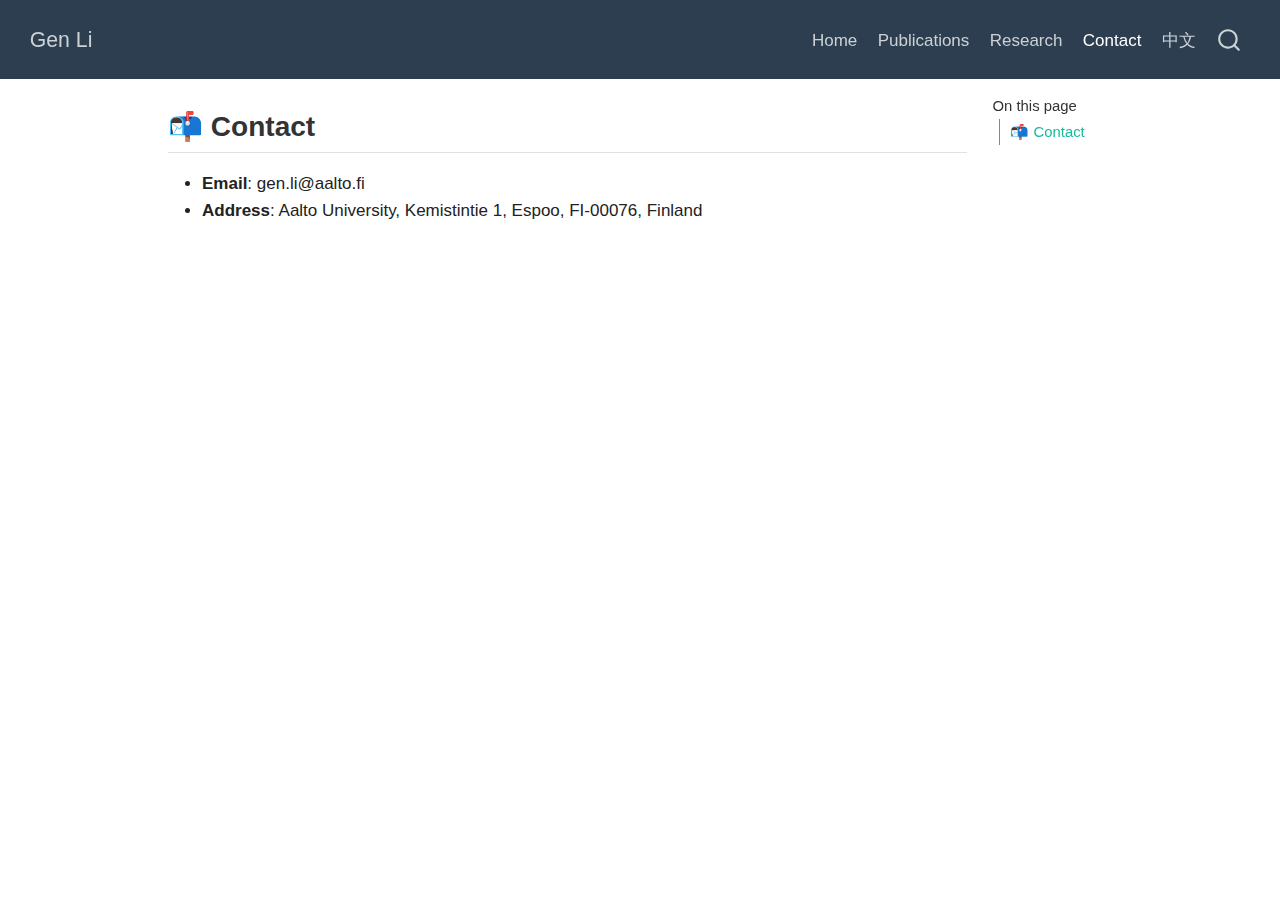
<file: docs/contact.html>
<!DOCTYPE html>
<html xmlns="http://www.w3.org/1999/xhtml" lang="en" xml:lang="en"><head>

<meta charset="utf-8">
<meta name="generator" content="quarto-1.5.57">

<meta name="viewport" content="width=device-width, initial-scale=1.0, user-scalable=yes">


<title>contact – Gen Li</title>
<style>
code{white-space: pre-wrap;}
span.smallcaps{font-variant: small-caps;}
div.columns{display: flex; gap: min(4vw, 1.5em);}
div.column{flex: auto; overflow-x: auto;}
div.hanging-indent{margin-left: 1.5em; text-indent: -1.5em;}
ul.task-list{list-style: none;}
ul.task-list li input[type="checkbox"] {
  width: 0.8em;
  margin: 0 0.8em 0.2em -1em; /* quarto-specific, see https://github.com/quarto-dev/quarto-cli/issues/4556 */ 
  vertical-align: middle;
}
</style>


<script src="site_libs/quarto-nav/quarto-nav.js"></script>
<script src="site_libs/quarto-nav/headroom.min.js"></script>
<script src="site_libs/clipboard/clipboard.min.js"></script>
<script src="site_libs/quarto-search/autocomplete.umd.js"></script>
<script src="site_libs/quarto-search/fuse.min.js"></script>
<script src="site_libs/quarto-search/quarto-search.js"></script>
<meta name="quarto:offset" content="./">
<script src="site_libs/quarto-html/quarto.js"></script>
<script src="site_libs/quarto-html/popper.min.js"></script>
<script src="site_libs/quarto-html/tippy.umd.min.js"></script>
<script src="site_libs/quarto-html/anchor.min.js"></script>
<link href="site_libs/quarto-html/tippy.css" rel="stylesheet">
<link href="site_libs/quarto-html/quarto-syntax-highlighting.css" rel="stylesheet" id="quarto-text-highlighting-styles">
<script src="site_libs/bootstrap/bootstrap.min.js"></script>
<link href="site_libs/bootstrap/bootstrap-icons.css" rel="stylesheet">
<link href="site_libs/bootstrap/bootstrap.min.css" rel="stylesheet" id="quarto-bootstrap" data-mode="light">
<script id="quarto-search-options" type="application/json">{
  "location": "navbar",
  "copy-button": false,
  "collapse-after": 3,
  "panel-placement": "end",
  "type": "overlay",
  "limit": 50,
  "keyboard-shortcut": [
    "f",
    "/",
    "s"
  ],
  "show-item-context": false,
  "language": {
    "search-no-results-text": "No results",
    "search-matching-documents-text": "matching documents",
    "search-copy-link-title": "Copy link to search",
    "search-hide-matches-text": "Hide additional matches",
    "search-more-match-text": "more match in this document",
    "search-more-matches-text": "more matches in this document",
    "search-clear-button-title": "Clear",
    "search-text-placeholder": "",
    "search-detached-cancel-button-title": "Cancel",
    "search-submit-button-title": "Submit",
    "search-label": "Search"
  }
}</script>


<link rel="stylesheet" href="styles.css">
</head>

<body class="nav-fixed">

<div id="quarto-search-results"></div>
  <header id="quarto-header" class="headroom fixed-top">
    <nav class="navbar navbar-expand-lg " data-bs-theme="dark">
      <div class="navbar-container container-fluid">
      <div class="navbar-brand-container mx-auto">
    <a class="navbar-brand" href="./index.html">
    <span class="navbar-title">Gen Li</span>
    </a>
  </div>
            <div id="quarto-search" class="" title="Search"></div>
          <button class="navbar-toggler" type="button" data-bs-toggle="collapse" data-bs-target="#navbarCollapse" aria-controls="navbarCollapse" role="menu" aria-expanded="false" aria-label="Toggle navigation" onclick="if (window.quartoToggleHeadroom) { window.quartoToggleHeadroom(); }">
  <span class="navbar-toggler-icon"></span>
</button>
          <div class="collapse navbar-collapse" id="navbarCollapse">
            <ul class="navbar-nav navbar-nav-scroll ms-auto">
  <li class="nav-item">
    <a class="nav-link" href="./index.html"> 
<span class="menu-text">Home</span></a>
  </li>  
  <li class="nav-item">
    <a class="nav-link" href="./publications.html"> 
<span class="menu-text">Publications</span></a>
  </li>  
  <li class="nav-item">
    <a class="nav-link" href="./research.html"> 
<span class="menu-text">Research</span></a>
  </li>  
  <li class="nav-item">
    <a class="nav-link active" href="./contact.html" aria-current="page"> 
<span class="menu-text">Contact</span></a>
  </li>  
  <li class="nav-item">
    <a class="nav-link" href="./index_zh.html"> 
<span class="menu-text">中文</span></a>
  </li>  
</ul>
          </div> <!-- /navcollapse -->
            <div class="quarto-navbar-tools">
</div>
      </div> <!-- /container-fluid -->
    </nav>
</header>
<!-- content -->
<div id="quarto-content" class="quarto-container page-columns page-rows-contents page-layout-article page-navbar">
<!-- sidebar -->
<!-- margin-sidebar -->
    <div id="quarto-margin-sidebar" class="sidebar margin-sidebar">
        <nav id="TOC" role="doc-toc" class="toc-active">
    <h2 id="toc-title">On this page</h2>
   
  <ul>
  <li><a href="#contact" id="toc-contact" class="nav-link active" data-scroll-target="#contact">📬 Contact</a></li>
  </ul>
</nav>
    </div>
<!-- main -->
<main class="content" id="quarto-document-content">




<section id="contact" class="level2">
<h2 class="anchored" data-anchor-id="contact">📬 Contact</h2>
<ul>
<li><strong>Email</strong>: gen.li@aalto.fi<br>
</li>
<li><strong>Address</strong>: Aalto University, Kemistintie 1, Espoo, FI-00076, Finland</li>
</ul>


</section>

</main> <!-- /main -->
<script id="quarto-html-after-body" type="application/javascript">
window.document.addEventListener("DOMContentLoaded", function (event) {
  const toggleBodyColorMode = (bsSheetEl) => {
    const mode = bsSheetEl.getAttribute("data-mode");
    const bodyEl = window.document.querySelector("body");
    if (mode === "dark") {
      bodyEl.classList.add("quarto-dark");
      bodyEl.classList.remove("quarto-light");
    } else {
      bodyEl.classList.add("quarto-light");
      bodyEl.classList.remove("quarto-dark");
    }
  }
  const toggleBodyColorPrimary = () => {
    const bsSheetEl = window.document.querySelector("link#quarto-bootstrap");
    if (bsSheetEl) {
      toggleBodyColorMode(bsSheetEl);
    }
  }
  toggleBodyColorPrimary();  
  const icon = "";
  const anchorJS = new window.AnchorJS();
  anchorJS.options = {
    placement: 'right',
    icon: icon
  };
  anchorJS.add('.anchored');
  const isCodeAnnotation = (el) => {
    for (const clz of el.classList) {
      if (clz.startsWith('code-annotation-')) {                     
        return true;
      }
    }
    return false;
  }
  const onCopySuccess = function(e) {
    // button target
    const button = e.trigger;
    // don't keep focus
    button.blur();
    // flash "checked"
    button.classList.add('code-copy-button-checked');
    var currentTitle = button.getAttribute("title");
    button.setAttribute("title", "Copied!");
    let tooltip;
    if (window.bootstrap) {
      button.setAttribute("data-bs-toggle", "tooltip");
      button.setAttribute("data-bs-placement", "left");
      button.setAttribute("data-bs-title", "Copied!");
      tooltip = new bootstrap.Tooltip(button, 
        { trigger: "manual", 
          customClass: "code-copy-button-tooltip",
          offset: [0, -8]});
      tooltip.show();    
    }
    setTimeout(function() {
      if (tooltip) {
        tooltip.hide();
        button.removeAttribute("data-bs-title");
        button.removeAttribute("data-bs-toggle");
        button.removeAttribute("data-bs-placement");
      }
      button.setAttribute("title", currentTitle);
      button.classList.remove('code-copy-button-checked');
    }, 1000);
    // clear code selection
    e.clearSelection();
  }
  const getTextToCopy = function(trigger) {
      const codeEl = trigger.previousElementSibling.cloneNode(true);
      for (const childEl of codeEl.children) {
        if (isCodeAnnotation(childEl)) {
          childEl.remove();
        }
      }
      return codeEl.innerText;
  }
  const clipboard = new window.ClipboardJS('.code-copy-button:not([data-in-quarto-modal])', {
    text: getTextToCopy
  });
  clipboard.on('success', onCopySuccess);
  if (window.document.getElementById('quarto-embedded-source-code-modal')) {
    // For code content inside modals, clipBoardJS needs to be initialized with a container option
    // TODO: Check when it could be a function (https://github.com/zenorocha/clipboard.js/issues/860)
    const clipboardModal = new window.ClipboardJS('.code-copy-button[data-in-quarto-modal]', {
      text: getTextToCopy,
      container: window.document.getElementById('quarto-embedded-source-code-modal')
    });
    clipboardModal.on('success', onCopySuccess);
  }
    var localhostRegex = new RegExp(/^(?:http|https):\/\/localhost\:?[0-9]*\//);
    var mailtoRegex = new RegExp(/^mailto:/);
      var filterRegex = new RegExp('/' + window.location.host + '/');
    var isInternal = (href) => {
        return filterRegex.test(href) || localhostRegex.test(href) || mailtoRegex.test(href);
    }
    // Inspect non-navigation links and adorn them if external
 	var links = window.document.querySelectorAll('a[href]:not(.nav-link):not(.navbar-brand):not(.toc-action):not(.sidebar-link):not(.sidebar-item-toggle):not(.pagination-link):not(.no-external):not([aria-hidden]):not(.dropdown-item):not(.quarto-navigation-tool):not(.about-link)');
    for (var i=0; i<links.length; i++) {
      const link = links[i];
      if (!isInternal(link.href)) {
        // undo the damage that might have been done by quarto-nav.js in the case of
        // links that we want to consider external
        if (link.dataset.originalHref !== undefined) {
          link.href = link.dataset.originalHref;
        }
      }
    }
  function tippyHover(el, contentFn, onTriggerFn, onUntriggerFn) {
    const config = {
      allowHTML: true,
      maxWidth: 500,
      delay: 100,
      arrow: false,
      appendTo: function(el) {
          return el.parentElement;
      },
      interactive: true,
      interactiveBorder: 10,
      theme: 'quarto',
      placement: 'bottom-start',
    };
    if (contentFn) {
      config.content = contentFn;
    }
    if (onTriggerFn) {
      config.onTrigger = onTriggerFn;
    }
    if (onUntriggerFn) {
      config.onUntrigger = onUntriggerFn;
    }
    window.tippy(el, config); 
  }
  const noterefs = window.document.querySelectorAll('a[role="doc-noteref"]');
  for (var i=0; i<noterefs.length; i++) {
    const ref = noterefs[i];
    tippyHover(ref, function() {
      // use id or data attribute instead here
      let href = ref.getAttribute('data-footnote-href') || ref.getAttribute('href');
      try { href = new URL(href).hash; } catch {}
      const id = href.replace(/^#\/?/, "");
      const note = window.document.getElementById(id);
      if (note) {
        return note.innerHTML;
      } else {
        return "";
      }
    });
  }
  const xrefs = window.document.querySelectorAll('a.quarto-xref');
  const processXRef = (id, note) => {
    // Strip column container classes
    const stripColumnClz = (el) => {
      el.classList.remove("page-full", "page-columns");
      if (el.children) {
        for (const child of el.children) {
          stripColumnClz(child);
        }
      }
    }
    stripColumnClz(note)
    if (id === null || id.startsWith('sec-')) {
      // Special case sections, only their first couple elements
      const container = document.createElement("div");
      if (note.children && note.children.length > 2) {
        container.appendChild(note.children[0].cloneNode(true));
        for (let i = 1; i < note.children.length; i++) {
          const child = note.children[i];
          if (child.tagName === "P" && child.innerText === "") {
            continue;
          } else {
            container.appendChild(child.cloneNode(true));
            break;
          }
        }
        if (window.Quarto?.typesetMath) {
          window.Quarto.typesetMath(container);
        }
        return container.innerHTML
      } else {
        if (window.Quarto?.typesetMath) {
          window.Quarto.typesetMath(note);
        }
        return note.innerHTML;
      }
    } else {
      // Remove any anchor links if they are present
      const anchorLink = note.querySelector('a.anchorjs-link');
      if (anchorLink) {
        anchorLink.remove();
      }
      if (window.Quarto?.typesetMath) {
        window.Quarto.typesetMath(note);
      }
      // TODO in 1.5, we should make sure this works without a callout special case
      if (note.classList.contains("callout")) {
        return note.outerHTML;
      } else {
        return note.innerHTML;
      }
    }
  }
  for (var i=0; i<xrefs.length; i++) {
    const xref = xrefs[i];
    tippyHover(xref, undefined, function(instance) {
      instance.disable();
      let url = xref.getAttribute('href');
      let hash = undefined; 
      if (url.startsWith('#')) {
        hash = url;
      } else {
        try { hash = new URL(url).hash; } catch {}
      }
      if (hash) {
        const id = hash.replace(/^#\/?/, "");
        const note = window.document.getElementById(id);
        if (note !== null) {
          try {
            const html = processXRef(id, note.cloneNode(true));
            instance.setContent(html);
          } finally {
            instance.enable();
            instance.show();
          }
        } else {
          // See if we can fetch this
          fetch(url.split('#')[0])
          .then(res => res.text())
          .then(html => {
            const parser = new DOMParser();
            const htmlDoc = parser.parseFromString(html, "text/html");
            const note = htmlDoc.getElementById(id);
            if (note !== null) {
              const html = processXRef(id, note);
              instance.setContent(html);
            } 
          }).finally(() => {
            instance.enable();
            instance.show();
          });
        }
      } else {
        // See if we can fetch a full url (with no hash to target)
        // This is a special case and we should probably do some content thinning / targeting
        fetch(url)
        .then(res => res.text())
        .then(html => {
          const parser = new DOMParser();
          const htmlDoc = parser.parseFromString(html, "text/html");
          const note = htmlDoc.querySelector('main.content');
          if (note !== null) {
            // This should only happen for chapter cross references
            // (since there is no id in the URL)
            // remove the first header
            if (note.children.length > 0 && note.children[0].tagName === "HEADER") {
              note.children[0].remove();
            }
            const html = processXRef(null, note);
            instance.setContent(html);
          } 
        }).finally(() => {
          instance.enable();
          instance.show();
        });
      }
    }, function(instance) {
    });
  }
      let selectedAnnoteEl;
      const selectorForAnnotation = ( cell, annotation) => {
        let cellAttr = 'data-code-cell="' + cell + '"';
        let lineAttr = 'data-code-annotation="' +  annotation + '"';
        const selector = 'span[' + cellAttr + '][' + lineAttr + ']';
        return selector;
      }
      const selectCodeLines = (annoteEl) => {
        const doc = window.document;
        const targetCell = annoteEl.getAttribute("data-target-cell");
        const targetAnnotation = annoteEl.getAttribute("data-target-annotation");
        const annoteSpan = window.document.querySelector(selectorForAnnotation(targetCell, targetAnnotation));
        const lines = annoteSpan.getAttribute("data-code-lines").split(",");
        const lineIds = lines.map((line) => {
          return targetCell + "-" + line;
        })
        let top = null;
        let height = null;
        let parent = null;
        if (lineIds.length > 0) {
            //compute the position of the single el (top and bottom and make a div)
            const el = window.document.getElementById(lineIds[0]);
            top = el.offsetTop;
            height = el.offsetHeight;
            parent = el.parentElement.parentElement;
          if (lineIds.length > 1) {
            const lastEl = window.document.getElementById(lineIds[lineIds.length - 1]);
            const bottom = lastEl.offsetTop + lastEl.offsetHeight;
            height = bottom - top;
          }
          if (top !== null && height !== null && parent !== null) {
            // cook up a div (if necessary) and position it 
            let div = window.document.getElementById("code-annotation-line-highlight");
            if (div === null) {
              div = window.document.createElement("div");
              div.setAttribute("id", "code-annotation-line-highlight");
              div.style.position = 'absolute';
              parent.appendChild(div);
            }
            div.style.top = top - 2 + "px";
            div.style.height = height + 4 + "px";
            div.style.left = 0;
            let gutterDiv = window.document.getElementById("code-annotation-line-highlight-gutter");
            if (gutterDiv === null) {
              gutterDiv = window.document.createElement("div");
              gutterDiv.setAttribute("id", "code-annotation-line-highlight-gutter");
              gutterDiv.style.position = 'absolute';
              const codeCell = window.document.getElementById(targetCell);
              const gutter = codeCell.querySelector('.code-annotation-gutter');
              gutter.appendChild(gutterDiv);
            }
            gutterDiv.style.top = top - 2 + "px";
            gutterDiv.style.height = height + 4 + "px";
          }
          selectedAnnoteEl = annoteEl;
        }
      };
      const unselectCodeLines = () => {
        const elementsIds = ["code-annotation-line-highlight", "code-annotation-line-highlight-gutter"];
        elementsIds.forEach((elId) => {
          const div = window.document.getElementById(elId);
          if (div) {
            div.remove();
          }
        });
        selectedAnnoteEl = undefined;
      };
        // Handle positioning of the toggle
    window.addEventListener(
      "resize",
      throttle(() => {
        elRect = undefined;
        if (selectedAnnoteEl) {
          selectCodeLines(selectedAnnoteEl);
        }
      }, 10)
    );
    function throttle(fn, ms) {
    let throttle = false;
    let timer;
      return (...args) => {
        if(!throttle) { // first call gets through
            fn.apply(this, args);
            throttle = true;
        } else { // all the others get throttled
            if(timer) clearTimeout(timer); // cancel #2
            timer = setTimeout(() => {
              fn.apply(this, args);
              timer = throttle = false;
            }, ms);
        }
      };
    }
      // Attach click handler to the DT
      const annoteDls = window.document.querySelectorAll('dt[data-target-cell]');
      for (const annoteDlNode of annoteDls) {
        annoteDlNode.addEventListener('click', (event) => {
          const clickedEl = event.target;
          if (clickedEl !== selectedAnnoteEl) {
            unselectCodeLines();
            const activeEl = window.document.querySelector('dt[data-target-cell].code-annotation-active');
            if (activeEl) {
              activeEl.classList.remove('code-annotation-active');
            }
            selectCodeLines(clickedEl);
            clickedEl.classList.add('code-annotation-active');
          } else {
            // Unselect the line
            unselectCodeLines();
            clickedEl.classList.remove('code-annotation-active');
          }
        });
      }
  const findCites = (el) => {
    const parentEl = el.parentElement;
    if (parentEl) {
      const cites = parentEl.dataset.cites;
      if (cites) {
        return {
          el,
          cites: cites.split(' ')
        };
      } else {
        return findCites(el.parentElement)
      }
    } else {
      return undefined;
    }
  };
  var bibliorefs = window.document.querySelectorAll('a[role="doc-biblioref"]');
  for (var i=0; i<bibliorefs.length; i++) {
    const ref = bibliorefs[i];
    const citeInfo = findCites(ref);
    if (citeInfo) {
      tippyHover(citeInfo.el, function() {
        var popup = window.document.createElement('div');
        citeInfo.cites.forEach(function(cite) {
          var citeDiv = window.document.createElement('div');
          citeDiv.classList.add('hanging-indent');
          citeDiv.classList.add('csl-entry');
          var biblioDiv = window.document.getElementById('ref-' + cite);
          if (biblioDiv) {
            citeDiv.innerHTML = biblioDiv.innerHTML;
          }
          popup.appendChild(citeDiv);
        });
        return popup.innerHTML;
      });
    }
  }
});
</script>
</div> <!-- /content -->




</body></html>
</file>
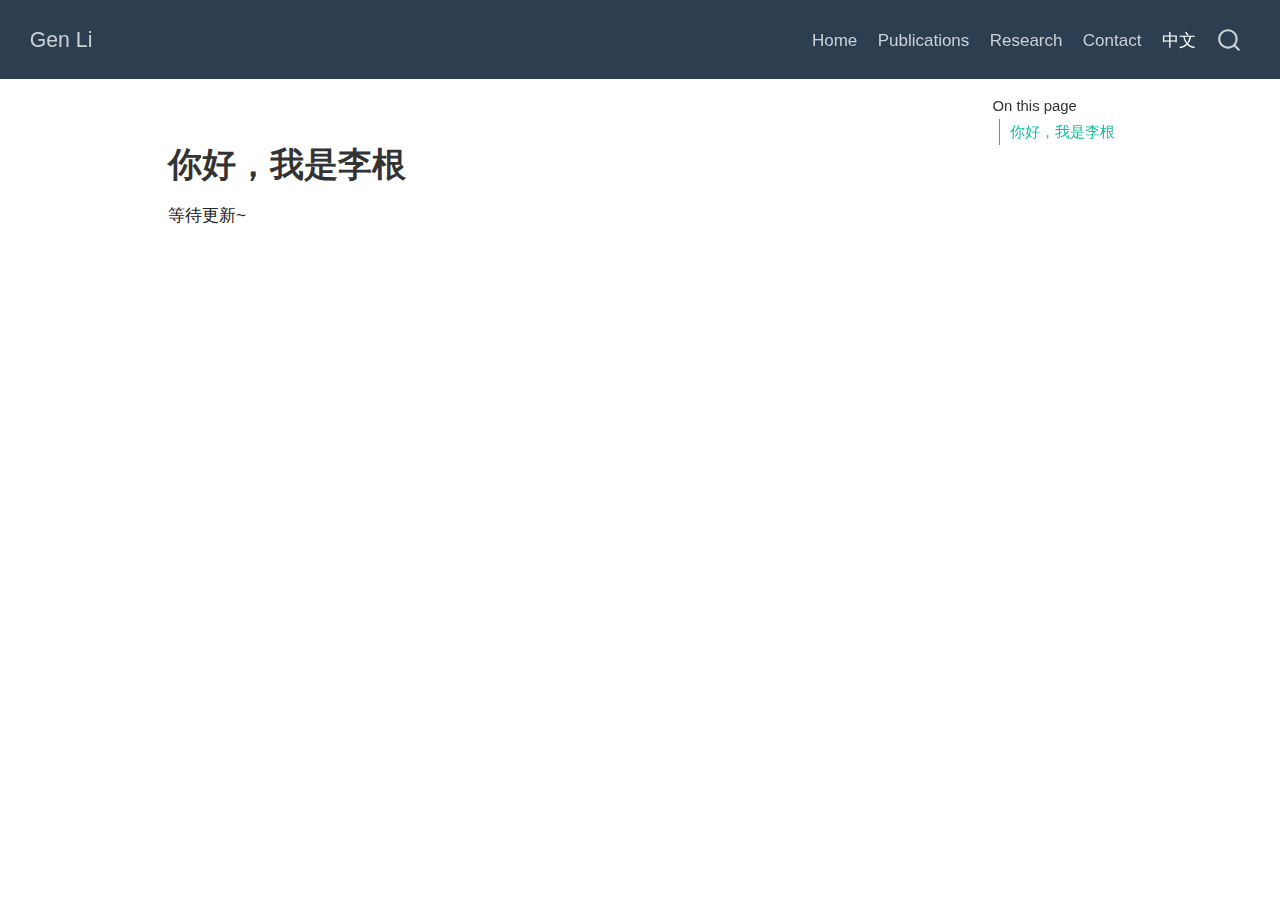
<file: docs/index_zh.html>
<!DOCTYPE html>
<html xmlns="http://www.w3.org/1999/xhtml" lang="en" xml:lang="en"><head>

<meta charset="utf-8">
<meta name="generator" content="quarto-1.5.57">

<meta name="viewport" content="width=device-width, initial-scale=1.0, user-scalable=yes">


<title>index_zh – Gen Li</title>
<style>
code{white-space: pre-wrap;}
span.smallcaps{font-variant: small-caps;}
div.columns{display: flex; gap: min(4vw, 1.5em);}
div.column{flex: auto; overflow-x: auto;}
div.hanging-indent{margin-left: 1.5em; text-indent: -1.5em;}
ul.task-list{list-style: none;}
ul.task-list li input[type="checkbox"] {
  width: 0.8em;
  margin: 0 0.8em 0.2em -1em; /* quarto-specific, see https://github.com/quarto-dev/quarto-cli/issues/4556 */ 
  vertical-align: middle;
}
</style>


<script src="site_libs/quarto-nav/quarto-nav.js"></script>
<script src="site_libs/quarto-nav/headroom.min.js"></script>
<script src="site_libs/clipboard/clipboard.min.js"></script>
<script src="site_libs/quarto-search/autocomplete.umd.js"></script>
<script src="site_libs/quarto-search/fuse.min.js"></script>
<script src="site_libs/quarto-search/quarto-search.js"></script>
<meta name="quarto:offset" content="./">
<script src="site_libs/quarto-html/quarto.js"></script>
<script src="site_libs/quarto-html/popper.min.js"></script>
<script src="site_libs/quarto-html/tippy.umd.min.js"></script>
<script src="site_libs/quarto-html/anchor.min.js"></script>
<link href="site_libs/quarto-html/tippy.css" rel="stylesheet">
<link href="site_libs/quarto-html/quarto-syntax-highlighting.css" rel="stylesheet" id="quarto-text-highlighting-styles">
<script src="site_libs/bootstrap/bootstrap.min.js"></script>
<link href="site_libs/bootstrap/bootstrap-icons.css" rel="stylesheet">
<link href="site_libs/bootstrap/bootstrap.min.css" rel="stylesheet" id="quarto-bootstrap" data-mode="light">
<script id="quarto-search-options" type="application/json">{
  "location": "navbar",
  "copy-button": false,
  "collapse-after": 3,
  "panel-placement": "end",
  "type": "overlay",
  "limit": 50,
  "keyboard-shortcut": [
    "f",
    "/",
    "s"
  ],
  "show-item-context": false,
  "language": {
    "search-no-results-text": "No results",
    "search-matching-documents-text": "matching documents",
    "search-copy-link-title": "Copy link to search",
    "search-hide-matches-text": "Hide additional matches",
    "search-more-match-text": "more match in this document",
    "search-more-matches-text": "more matches in this document",
    "search-clear-button-title": "Clear",
    "search-text-placeholder": "",
    "search-detached-cancel-button-title": "Cancel",
    "search-submit-button-title": "Submit",
    "search-label": "Search"
  }
}</script>


<link rel="stylesheet" href="styles.css">
</head>

<body class="nav-fixed">

<div id="quarto-search-results"></div>
  <header id="quarto-header" class="headroom fixed-top">
    <nav class="navbar navbar-expand-lg " data-bs-theme="dark">
      <div class="navbar-container container-fluid">
      <div class="navbar-brand-container mx-auto">
    <a class="navbar-brand" href="./index.html">
    <span class="navbar-title">Gen Li</span>
    </a>
  </div>
            <div id="quarto-search" class="" title="Search"></div>
          <button class="navbar-toggler" type="button" data-bs-toggle="collapse" data-bs-target="#navbarCollapse" aria-controls="navbarCollapse" role="menu" aria-expanded="false" aria-label="Toggle navigation" onclick="if (window.quartoToggleHeadroom) { window.quartoToggleHeadroom(); }">
  <span class="navbar-toggler-icon"></span>
</button>
          <div class="collapse navbar-collapse" id="navbarCollapse">
            <ul class="navbar-nav navbar-nav-scroll ms-auto">
  <li class="nav-item">
    <a class="nav-link" href="./index.html"> 
<span class="menu-text">Home</span></a>
  </li>  
  <li class="nav-item">
    <a class="nav-link" href="./publications.html"> 
<span class="menu-text">Publications</span></a>
  </li>  
  <li class="nav-item">
    <a class="nav-link" href="./research.html"> 
<span class="menu-text">Research</span></a>
  </li>  
  <li class="nav-item">
    <a class="nav-link" href="./contact.html"> 
<span class="menu-text">Contact</span></a>
  </li>  
  <li class="nav-item">
    <a class="nav-link active" href="./index_zh.html" aria-current="page"> 
<span class="menu-text">中文</span></a>
  </li>  
</ul>
          </div> <!-- /navcollapse -->
            <div class="quarto-navbar-tools">
</div>
      </div> <!-- /container-fluid -->
    </nav>
</header>
<!-- content -->
<div id="quarto-content" class="quarto-container page-columns page-rows-contents page-layout-article page-navbar">
<!-- sidebar -->
<!-- margin-sidebar -->
    <div id="quarto-margin-sidebar" class="sidebar margin-sidebar">
        <nav id="TOC" role="doc-toc" class="toc-active">
    <h2 id="toc-title">On this page</h2>
   
  <ul>
  <li><a href="#你好我是李根" id="toc-你好我是李根" class="nav-link active" data-scroll-target="#你好我是李根">你好，我是李根</a></li>
  </ul>
</nav>
    </div>
<!-- main -->
<main class="content" id="quarto-document-content">




<section id="你好我是李根" class="level1">
<h1>你好，我是李根</h1>
<p>等待更新~</p>


</section>

</main> <!-- /main -->
<script id="quarto-html-after-body" type="application/javascript">
window.document.addEventListener("DOMContentLoaded", function (event) {
  const toggleBodyColorMode = (bsSheetEl) => {
    const mode = bsSheetEl.getAttribute("data-mode");
    const bodyEl = window.document.querySelector("body");
    if (mode === "dark") {
      bodyEl.classList.add("quarto-dark");
      bodyEl.classList.remove("quarto-light");
    } else {
      bodyEl.classList.add("quarto-light");
      bodyEl.classList.remove("quarto-dark");
    }
  }
  const toggleBodyColorPrimary = () => {
    const bsSheetEl = window.document.querySelector("link#quarto-bootstrap");
    if (bsSheetEl) {
      toggleBodyColorMode(bsSheetEl);
    }
  }
  toggleBodyColorPrimary();  
  const icon = "";
  const anchorJS = new window.AnchorJS();
  anchorJS.options = {
    placement: 'right',
    icon: icon
  };
  anchorJS.add('.anchored');
  const isCodeAnnotation = (el) => {
    for (const clz of el.classList) {
      if (clz.startsWith('code-annotation-')) {                     
        return true;
      }
    }
    return false;
  }
  const onCopySuccess = function(e) {
    // button target
    const button = e.trigger;
    // don't keep focus
    button.blur();
    // flash "checked"
    button.classList.add('code-copy-button-checked');
    var currentTitle = button.getAttribute("title");
    button.setAttribute("title", "Copied!");
    let tooltip;
    if (window.bootstrap) {
      button.setAttribute("data-bs-toggle", "tooltip");
      button.setAttribute("data-bs-placement", "left");
      button.setAttribute("data-bs-title", "Copied!");
      tooltip = new bootstrap.Tooltip(button, 
        { trigger: "manual", 
          customClass: "code-copy-button-tooltip",
          offset: [0, -8]});
      tooltip.show();    
    }
    setTimeout(function() {
      if (tooltip) {
        tooltip.hide();
        button.removeAttribute("data-bs-title");
        button.removeAttribute("data-bs-toggle");
        button.removeAttribute("data-bs-placement");
      }
      button.setAttribute("title", currentTitle);
      button.classList.remove('code-copy-button-checked');
    }, 1000);
    // clear code selection
    e.clearSelection();
  }
  const getTextToCopy = function(trigger) {
      const codeEl = trigger.previousElementSibling.cloneNode(true);
      for (const childEl of codeEl.children) {
        if (isCodeAnnotation(childEl)) {
          childEl.remove();
        }
      }
      return codeEl.innerText;
  }
  const clipboard = new window.ClipboardJS('.code-copy-button:not([data-in-quarto-modal])', {
    text: getTextToCopy
  });
  clipboard.on('success', onCopySuccess);
  if (window.document.getElementById('quarto-embedded-source-code-modal')) {
    // For code content inside modals, clipBoardJS needs to be initialized with a container option
    // TODO: Check when it could be a function (https://github.com/zenorocha/clipboard.js/issues/860)
    const clipboardModal = new window.ClipboardJS('.code-copy-button[data-in-quarto-modal]', {
      text: getTextToCopy,
      container: window.document.getElementById('quarto-embedded-source-code-modal')
    });
    clipboardModal.on('success', onCopySuccess);
  }
    var localhostRegex = new RegExp(/^(?:http|https):\/\/localhost\:?[0-9]*\//);
    var mailtoRegex = new RegExp(/^mailto:/);
      var filterRegex = new RegExp('/' + window.location.host + '/');
    var isInternal = (href) => {
        return filterRegex.test(href) || localhostRegex.test(href) || mailtoRegex.test(href);
    }
    // Inspect non-navigation links and adorn them if external
 	var links = window.document.querySelectorAll('a[href]:not(.nav-link):not(.navbar-brand):not(.toc-action):not(.sidebar-link):not(.sidebar-item-toggle):not(.pagination-link):not(.no-external):not([aria-hidden]):not(.dropdown-item):not(.quarto-navigation-tool):not(.about-link)');
    for (var i=0; i<links.length; i++) {
      const link = links[i];
      if (!isInternal(link.href)) {
        // undo the damage that might have been done by quarto-nav.js in the case of
        // links that we want to consider external
        if (link.dataset.originalHref !== undefined) {
          link.href = link.dataset.originalHref;
        }
      }
    }
  function tippyHover(el, contentFn, onTriggerFn, onUntriggerFn) {
    const config = {
      allowHTML: true,
      maxWidth: 500,
      delay: 100,
      arrow: false,
      appendTo: function(el) {
          return el.parentElement;
      },
      interactive: true,
      interactiveBorder: 10,
      theme: 'quarto',
      placement: 'bottom-start',
    };
    if (contentFn) {
      config.content = contentFn;
    }
    if (onTriggerFn) {
      config.onTrigger = onTriggerFn;
    }
    if (onUntriggerFn) {
      config.onUntrigger = onUntriggerFn;
    }
    window.tippy(el, config); 
  }
  const noterefs = window.document.querySelectorAll('a[role="doc-noteref"]');
  for (var i=0; i<noterefs.length; i++) {
    const ref = noterefs[i];
    tippyHover(ref, function() {
      // use id or data attribute instead here
      let href = ref.getAttribute('data-footnote-href') || ref.getAttribute('href');
      try { href = new URL(href).hash; } catch {}
      const id = href.replace(/^#\/?/, "");
      const note = window.document.getElementById(id);
      if (note) {
        return note.innerHTML;
      } else {
        return "";
      }
    });
  }
  const xrefs = window.document.querySelectorAll('a.quarto-xref');
  const processXRef = (id, note) => {
    // Strip column container classes
    const stripColumnClz = (el) => {
      el.classList.remove("page-full", "page-columns");
      if (el.children) {
        for (const child of el.children) {
          stripColumnClz(child);
        }
      }
    }
    stripColumnClz(note)
    if (id === null || id.startsWith('sec-')) {
      // Special case sections, only their first couple elements
      const container = document.createElement("div");
      if (note.children && note.children.length > 2) {
        container.appendChild(note.children[0].cloneNode(true));
        for (let i = 1; i < note.children.length; i++) {
          const child = note.children[i];
          if (child.tagName === "P" && child.innerText === "") {
            continue;
          } else {
            container.appendChild(child.cloneNode(true));
            break;
          }
        }
        if (window.Quarto?.typesetMath) {
          window.Quarto.typesetMath(container);
        }
        return container.innerHTML
      } else {
        if (window.Quarto?.typesetMath) {
          window.Quarto.typesetMath(note);
        }
        return note.innerHTML;
      }
    } else {
      // Remove any anchor links if they are present
      const anchorLink = note.querySelector('a.anchorjs-link');
      if (anchorLink) {
        anchorLink.remove();
      }
      if (window.Quarto?.typesetMath) {
        window.Quarto.typesetMath(note);
      }
      // TODO in 1.5, we should make sure this works without a callout special case
      if (note.classList.contains("callout")) {
        return note.outerHTML;
      } else {
        return note.innerHTML;
      }
    }
  }
  for (var i=0; i<xrefs.length; i++) {
    const xref = xrefs[i];
    tippyHover(xref, undefined, function(instance) {
      instance.disable();
      let url = xref.getAttribute('href');
      let hash = undefined; 
      if (url.startsWith('#')) {
        hash = url;
      } else {
        try { hash = new URL(url).hash; } catch {}
      }
      if (hash) {
        const id = hash.replace(/^#\/?/, "");
        const note = window.document.getElementById(id);
        if (note !== null) {
          try {
            const html = processXRef(id, note.cloneNode(true));
            instance.setContent(html);
          } finally {
            instance.enable();
            instance.show();
          }
        } else {
          // See if we can fetch this
          fetch(url.split('#')[0])
          .then(res => res.text())
          .then(html => {
            const parser = new DOMParser();
            const htmlDoc = parser.parseFromString(html, "text/html");
            const note = htmlDoc.getElementById(id);
            if (note !== null) {
              const html = processXRef(id, note);
              instance.setContent(html);
            } 
          }).finally(() => {
            instance.enable();
            instance.show();
          });
        }
      } else {
        // See if we can fetch a full url (with no hash to target)
        // This is a special case and we should probably do some content thinning / targeting
        fetch(url)
        .then(res => res.text())
        .then(html => {
          const parser = new DOMParser();
          const htmlDoc = parser.parseFromString(html, "text/html");
          const note = htmlDoc.querySelector('main.content');
          if (note !== null) {
            // This should only happen for chapter cross references
            // (since there is no id in the URL)
            // remove the first header
            if (note.children.length > 0 && note.children[0].tagName === "HEADER") {
              note.children[0].remove();
            }
            const html = processXRef(null, note);
            instance.setContent(html);
          } 
        }).finally(() => {
          instance.enable();
          instance.show();
        });
      }
    }, function(instance) {
    });
  }
      let selectedAnnoteEl;
      const selectorForAnnotation = ( cell, annotation) => {
        let cellAttr = 'data-code-cell="' + cell + '"';
        let lineAttr = 'data-code-annotation="' +  annotation + '"';
        const selector = 'span[' + cellAttr + '][' + lineAttr + ']';
        return selector;
      }
      const selectCodeLines = (annoteEl) => {
        const doc = window.document;
        const targetCell = annoteEl.getAttribute("data-target-cell");
        const targetAnnotation = annoteEl.getAttribute("data-target-annotation");
        const annoteSpan = window.document.querySelector(selectorForAnnotation(targetCell, targetAnnotation));
        const lines = annoteSpan.getAttribute("data-code-lines").split(",");
        const lineIds = lines.map((line) => {
          return targetCell + "-" + line;
        })
        let top = null;
        let height = null;
        let parent = null;
        if (lineIds.length > 0) {
            //compute the position of the single el (top and bottom and make a div)
            const el = window.document.getElementById(lineIds[0]);
            top = el.offsetTop;
            height = el.offsetHeight;
            parent = el.parentElement.parentElement;
          if (lineIds.length > 1) {
            const lastEl = window.document.getElementById(lineIds[lineIds.length - 1]);
            const bottom = lastEl.offsetTop + lastEl.offsetHeight;
            height = bottom - top;
          }
          if (top !== null && height !== null && parent !== null) {
            // cook up a div (if necessary) and position it 
            let div = window.document.getElementById("code-annotation-line-highlight");
            if (div === null) {
              div = window.document.createElement("div");
              div.setAttribute("id", "code-annotation-line-highlight");
              div.style.position = 'absolute';
              parent.appendChild(div);
            }
            div.style.top = top - 2 + "px";
            div.style.height = height + 4 + "px";
            div.style.left = 0;
            let gutterDiv = window.document.getElementById("code-annotation-line-highlight-gutter");
            if (gutterDiv === null) {
              gutterDiv = window.document.createElement("div");
              gutterDiv.setAttribute("id", "code-annotation-line-highlight-gutter");
              gutterDiv.style.position = 'absolute';
              const codeCell = window.document.getElementById(targetCell);
              const gutter = codeCell.querySelector('.code-annotation-gutter');
              gutter.appendChild(gutterDiv);
            }
            gutterDiv.style.top = top - 2 + "px";
            gutterDiv.style.height = height + 4 + "px";
          }
          selectedAnnoteEl = annoteEl;
        }
      };
      const unselectCodeLines = () => {
        const elementsIds = ["code-annotation-line-highlight", "code-annotation-line-highlight-gutter"];
        elementsIds.forEach((elId) => {
          const div = window.document.getElementById(elId);
          if (div) {
            div.remove();
          }
        });
        selectedAnnoteEl = undefined;
      };
        // Handle positioning of the toggle
    window.addEventListener(
      "resize",
      throttle(() => {
        elRect = undefined;
        if (selectedAnnoteEl) {
          selectCodeLines(selectedAnnoteEl);
        }
      }, 10)
    );
    function throttle(fn, ms) {
    let throttle = false;
    let timer;
      return (...args) => {
        if(!throttle) { // first call gets through
            fn.apply(this, args);
            throttle = true;
        } else { // all the others get throttled
            if(timer) clearTimeout(timer); // cancel #2
            timer = setTimeout(() => {
              fn.apply(this, args);
              timer = throttle = false;
            }, ms);
        }
      };
    }
      // Attach click handler to the DT
      const annoteDls = window.document.querySelectorAll('dt[data-target-cell]');
      for (const annoteDlNode of annoteDls) {
        annoteDlNode.addEventListener('click', (event) => {
          const clickedEl = event.target;
          if (clickedEl !== selectedAnnoteEl) {
            unselectCodeLines();
            const activeEl = window.document.querySelector('dt[data-target-cell].code-annotation-active');
            if (activeEl) {
              activeEl.classList.remove('code-annotation-active');
            }
            selectCodeLines(clickedEl);
            clickedEl.classList.add('code-annotation-active');
          } else {
            // Unselect the line
            unselectCodeLines();
            clickedEl.classList.remove('code-annotation-active');
          }
        });
      }
  const findCites = (el) => {
    const parentEl = el.parentElement;
    if (parentEl) {
      const cites = parentEl.dataset.cites;
      if (cites) {
        return {
          el,
          cites: cites.split(' ')
        };
      } else {
        return findCites(el.parentElement)
      }
    } else {
      return undefined;
    }
  };
  var bibliorefs = window.document.querySelectorAll('a[role="doc-biblioref"]');
  for (var i=0; i<bibliorefs.length; i++) {
    const ref = bibliorefs[i];
    const citeInfo = findCites(ref);
    if (citeInfo) {
      tippyHover(citeInfo.el, function() {
        var popup = window.document.createElement('div');
        citeInfo.cites.forEach(function(cite) {
          var citeDiv = window.document.createElement('div');
          citeDiv.classList.add('hanging-indent');
          citeDiv.classList.add('csl-entry');
          var biblioDiv = window.document.getElementById('ref-' + cite);
          if (biblioDiv) {
            citeDiv.innerHTML = biblioDiv.innerHTML;
          }
          popup.appendChild(citeDiv);
        });
        return popup.innerHTML;
      });
    }
  }
});
</script>
</div> <!-- /content -->




</body></html>
</file>
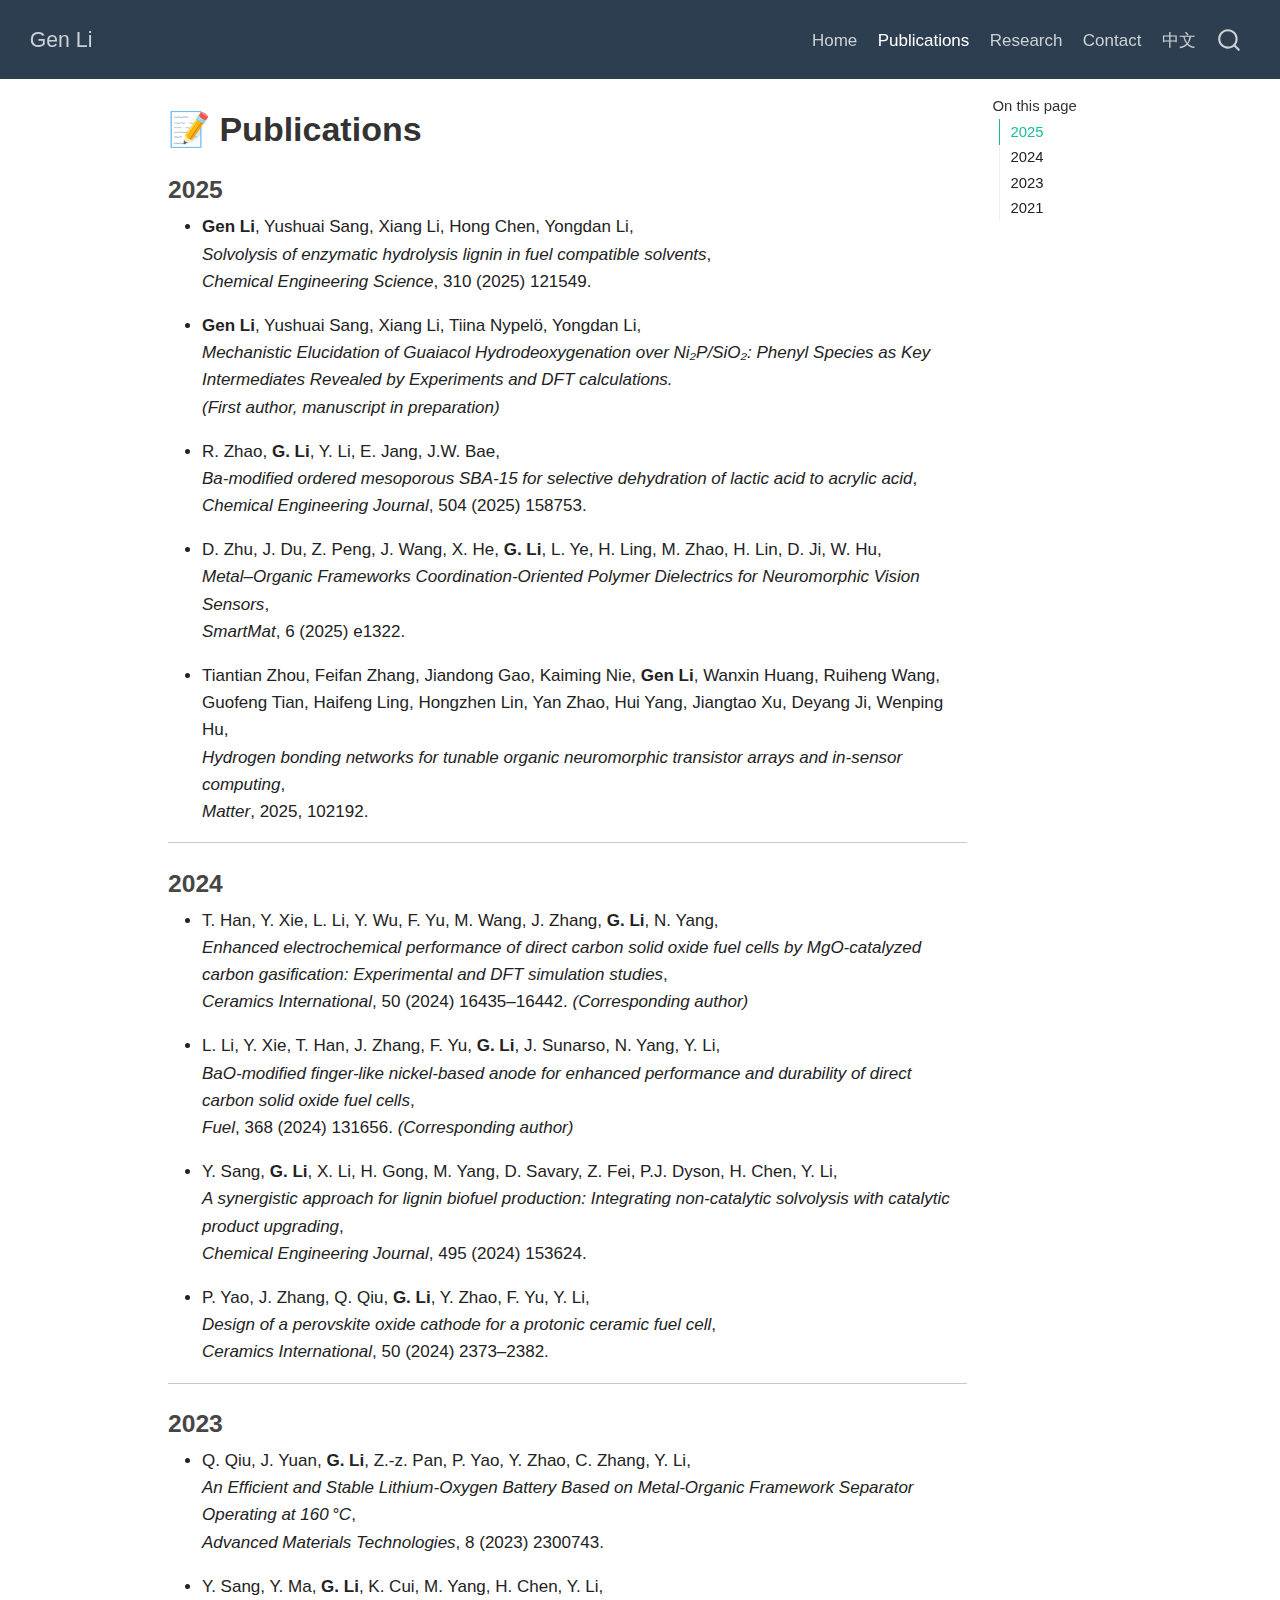
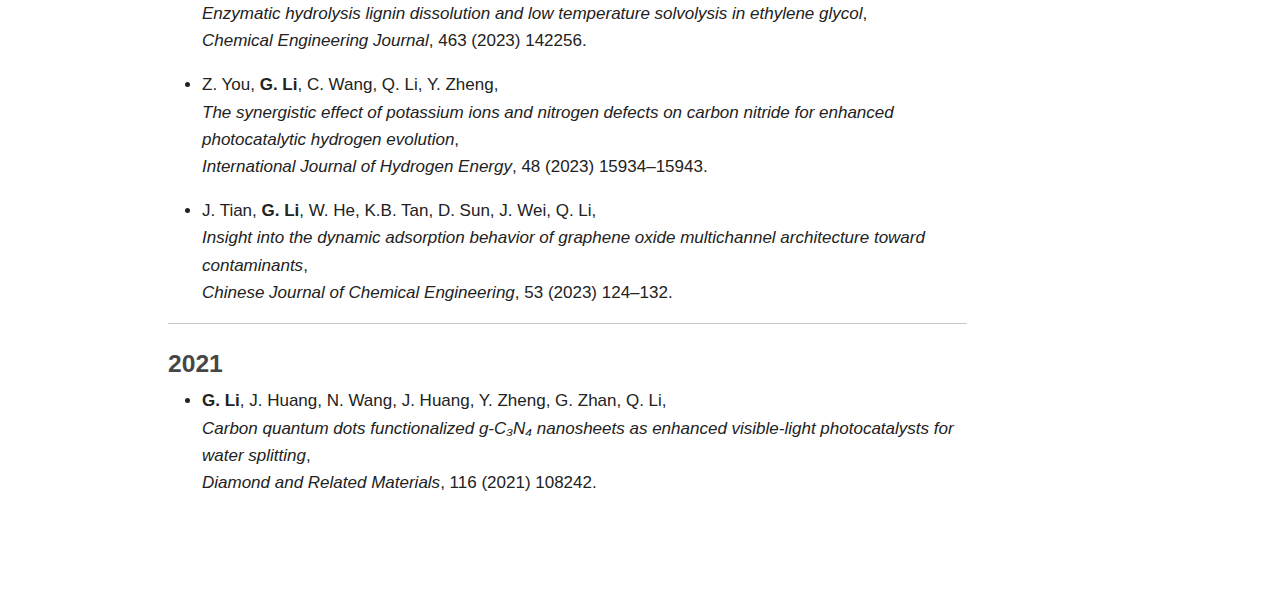
<file: docs/publications.html>
<!DOCTYPE html>
<html xmlns="http://www.w3.org/1999/xhtml" lang="en" xml:lang="en"><head>

<meta charset="utf-8">
<meta name="generator" content="quarto-1.5.57">

<meta name="viewport" content="width=device-width, initial-scale=1.0, user-scalable=yes">


<title>📝 Publications – Gen Li</title>
<style>
code{white-space: pre-wrap;}
span.smallcaps{font-variant: small-caps;}
div.columns{display: flex; gap: min(4vw, 1.5em);}
div.column{flex: auto; overflow-x: auto;}
div.hanging-indent{margin-left: 1.5em; text-indent: -1.5em;}
ul.task-list{list-style: none;}
ul.task-list li input[type="checkbox"] {
  width: 0.8em;
  margin: 0 0.8em 0.2em -1em; /* quarto-specific, see https://github.com/quarto-dev/quarto-cli/issues/4556 */ 
  vertical-align: middle;
}
</style>


<script src="site_libs/quarto-nav/quarto-nav.js"></script>
<script src="site_libs/quarto-nav/headroom.min.js"></script>
<script src="site_libs/clipboard/clipboard.min.js"></script>
<script src="site_libs/quarto-search/autocomplete.umd.js"></script>
<script src="site_libs/quarto-search/fuse.min.js"></script>
<script src="site_libs/quarto-search/quarto-search.js"></script>
<meta name="quarto:offset" content="./">
<script src="site_libs/quarto-html/quarto.js"></script>
<script src="site_libs/quarto-html/popper.min.js"></script>
<script src="site_libs/quarto-html/tippy.umd.min.js"></script>
<script src="site_libs/quarto-html/anchor.min.js"></script>
<link href="site_libs/quarto-html/tippy.css" rel="stylesheet">
<link href="site_libs/quarto-html/quarto-syntax-highlighting.css" rel="stylesheet" id="quarto-text-highlighting-styles">
<script src="site_libs/bootstrap/bootstrap.min.js"></script>
<link href="site_libs/bootstrap/bootstrap-icons.css" rel="stylesheet">
<link href="site_libs/bootstrap/bootstrap.min.css" rel="stylesheet" id="quarto-bootstrap" data-mode="light">
<script id="quarto-search-options" type="application/json">{
  "location": "navbar",
  "copy-button": false,
  "collapse-after": 3,
  "panel-placement": "end",
  "type": "overlay",
  "limit": 50,
  "keyboard-shortcut": [
    "f",
    "/",
    "s"
  ],
  "show-item-context": false,
  "language": {
    "search-no-results-text": "No results",
    "search-matching-documents-text": "matching documents",
    "search-copy-link-title": "Copy link to search",
    "search-hide-matches-text": "Hide additional matches",
    "search-more-match-text": "more match in this document",
    "search-more-matches-text": "more matches in this document",
    "search-clear-button-title": "Clear",
    "search-text-placeholder": "",
    "search-detached-cancel-button-title": "Cancel",
    "search-submit-button-title": "Submit",
    "search-label": "Search"
  }
}</script>


<link rel="stylesheet" href="styles.css">
</head>

<body class="nav-fixed">

<div id="quarto-search-results"></div>
  <header id="quarto-header" class="headroom fixed-top">
    <nav class="navbar navbar-expand-lg " data-bs-theme="dark">
      <div class="navbar-container container-fluid">
      <div class="navbar-brand-container mx-auto">
    <a class="navbar-brand" href="./index.html">
    <span class="navbar-title">Gen Li</span>
    </a>
  </div>
            <div id="quarto-search" class="" title="Search"></div>
          <button class="navbar-toggler" type="button" data-bs-toggle="collapse" data-bs-target="#navbarCollapse" aria-controls="navbarCollapse" role="menu" aria-expanded="false" aria-label="Toggle navigation" onclick="if (window.quartoToggleHeadroom) { window.quartoToggleHeadroom(); }">
  <span class="navbar-toggler-icon"></span>
</button>
          <div class="collapse navbar-collapse" id="navbarCollapse">
            <ul class="navbar-nav navbar-nav-scroll ms-auto">
  <li class="nav-item">
    <a class="nav-link" href="./index.html"> 
<span class="menu-text">Home</span></a>
  </li>  
  <li class="nav-item">
    <a class="nav-link active" href="./publications.html" aria-current="page"> 
<span class="menu-text">Publications</span></a>
  </li>  
  <li class="nav-item">
    <a class="nav-link" href="./research.html"> 
<span class="menu-text">Research</span></a>
  </li>  
  <li class="nav-item">
    <a class="nav-link" href="./contact.html"> 
<span class="menu-text">Contact</span></a>
  </li>  
  <li class="nav-item">
    <a class="nav-link" href="./index_zh.html"> 
<span class="menu-text">中文</span></a>
  </li>  
</ul>
          </div> <!-- /navcollapse -->
            <div class="quarto-navbar-tools">
</div>
      </div> <!-- /container-fluid -->
    </nav>
</header>
<!-- content -->
<div id="quarto-content" class="quarto-container page-columns page-rows-contents page-layout-article page-navbar">
<!-- sidebar -->
<!-- margin-sidebar -->
    <div id="quarto-margin-sidebar" class="sidebar margin-sidebar">
        <nav id="TOC" role="doc-toc" class="toc-active">
    <h2 id="toc-title">On this page</h2>
   
  <ul>
  <li><a href="#section" id="toc-section" class="nav-link active" data-scroll-target="#section">2025</a></li>
  <li><a href="#section-1" id="toc-section-1" class="nav-link" data-scroll-target="#section-1">2024</a></li>
  <li><a href="#section-2" id="toc-section-2" class="nav-link" data-scroll-target="#section-2">2023</a></li>
  <li><a href="#section-3" id="toc-section-3" class="nav-link" data-scroll-target="#section-3">2021</a></li>
  </ul>
</nav>
    </div>
<!-- main -->
<main class="content" id="quarto-document-content">

<header id="title-block-header" class="quarto-title-block default">
<div class="quarto-title">
<h1 class="title">📝 Publications</h1>
</div>



<div class="quarto-title-meta">

    
  
    
  </div>
  


</header>


<section id="section" class="level3">
<h3 class="anchored" data-anchor-id="section">2025</h3>
<ul>
<li><p><strong>Gen Li</strong>, Yushuai Sang, Xiang Li, Hong Chen, Yongdan Li,<br>
<em>Solvolysis of enzymatic hydrolysis lignin in fuel compatible solvents</em>,<br>
<em>Chemical Engineering Science</em>, 310 (2025) 121549.</p></li>
<li><p><strong>Gen Li</strong>, Yushuai Sang, Xiang Li, Tiina Nypelö, Yongdan Li,<br>
<em>Mechanistic Elucidation of Guaiacol Hydrodeoxygenation over Ni₂P/SiO₂: Phenyl Species as Key Intermediates Revealed by Experiments and DFT calculations.</em><br>
<em>(First author, manuscript in preparation)</em></p></li>
<li><p>R. Zhao, <strong>G. Li</strong>, Y. Li, E. Jang, J.W. Bae,<br>
<em>Ba-modified ordered mesoporous SBA-15 for selective dehydration of lactic acid to acrylic acid</em>,<br>
<em>Chemical Engineering Journal</em>, 504 (2025) 158753.</p></li>
<li><p>D. Zhu, J. Du, Z. Peng, J. Wang, X. He, <strong>G. Li</strong>, L. Ye, H. Ling, M. Zhao, H. Lin, D. Ji, W. Hu,<br>
<em>Metal–Organic Frameworks Coordination-Oriented Polymer Dielectrics for Neuromorphic Vision Sensors</em>,<br>
<em>SmartMat</em>, 6 (2025) e1322.</p></li>
<li><p>Tiantian Zhou, Feifan Zhang, Jiandong Gao, Kaiming Nie, <strong>Gen Li</strong>, Wanxin Huang, Ruiheng Wang, Guofeng Tian, Haifeng Ling, Hongzhen Lin, Yan Zhao, Hui Yang, Jiangtao Xu, Deyang Ji, Wenping Hu,<br>
<em>Hydrogen bonding networks for tunable organic neuromorphic transistor arrays and in-sensor computing</em>,<br>
<em>Matter</em>, 2025, 102192.</p></li>
</ul>
<hr>
</section>
<section id="section-1" class="level3">
<h3 class="anchored" data-anchor-id="section-1">2024</h3>
<ul>
<li><p>T. Han, Y. Xie, L. Li, Y. Wu, F. Yu, M. Wang, J. Zhang, <strong>G. Li</strong>, N. Yang,<br>
<em>Enhanced electrochemical performance of direct carbon solid oxide fuel cells by MgO-catalyzed carbon gasification: Experimental and DFT simulation studies</em>,<br>
<em>Ceramics International</em>, 50 (2024) 16435–16442. <em>(Corresponding author)</em></p></li>
<li><p>L. Li, Y. Xie, T. Han, J. Zhang, F. Yu, <strong>G. Li</strong>, J. Sunarso, N. Yang, Y. Li,<br>
<em>BaO-modified finger-like nickel-based anode for enhanced performance and durability of direct carbon solid oxide fuel cells</em>,<br>
<em>Fuel</em>, 368 (2024) 131656. <em>(Corresponding author)</em></p></li>
<li><p>Y. Sang, <strong>G. Li</strong>, X. Li, H. Gong, M. Yang, D. Savary, Z. Fei, P.J. Dyson, H. Chen, Y. Li,<br>
<em>A synergistic approach for lignin biofuel production: Integrating non-catalytic solvolysis with catalytic product upgrading</em>,<br>
<em>Chemical Engineering Journal</em>, 495 (2024) 153624.</p></li>
<li><p>P. Yao, J. Zhang, Q. Qiu, <strong>G. Li</strong>, Y. Zhao, F. Yu, Y. Li,<br>
<em>Design of a perovskite oxide cathode for a protonic ceramic fuel cell</em>,<br>
<em>Ceramics International</em>, 50 (2024) 2373–2382.</p></li>
</ul>
<hr>
</section>
<section id="section-2" class="level3">
<h3 class="anchored" data-anchor-id="section-2">2023</h3>
<ul>
<li><p>Q. Qiu, J. Yuan, <strong>G. Li</strong>, Z.-z. Pan, P. Yao, Y. Zhao, C. Zhang, Y. Li,<br>
<em>An Efficient and Stable Lithium-Oxygen Battery Based on Metal-Organic Framework Separator Operating at 160 °C</em>,<br>
<em>Advanced Materials Technologies</em>, 8 (2023) 2300743.</p></li>
<li><p>Y. Sang, Y. Ma, <strong>G. Li</strong>, K. Cui, M. Yang, H. Chen, Y. Li,<br>
<em>Enzymatic hydrolysis lignin dissolution and low temperature solvolysis in ethylene glycol</em>,<br>
<em>Chemical Engineering Journal</em>, 463 (2023) 142256.</p></li>
<li><p>Z. You, <strong>G. Li</strong>, C. Wang, Q. Li, Y. Zheng,<br>
<em>The synergistic effect of potassium ions and nitrogen defects on carbon nitride for enhanced photocatalytic hydrogen evolution</em>,<br>
<em>International Journal of Hydrogen Energy</em>, 48 (2023) 15934–15943.</p></li>
<li><p>J. Tian, <strong>G. Li</strong>, W. He, K.B. Tan, D. Sun, J. Wei, Q. Li,<br>
<em>Insight into the dynamic adsorption behavior of graphene oxide multichannel architecture toward contaminants</em>,<br>
<em>Chinese Journal of Chemical Engineering</em>, 53 (2023) 124–132.</p></li>
</ul>
<hr>
</section>
<section id="section-3" class="level3">
<h3 class="anchored" data-anchor-id="section-3">2021</h3>
<ul>
<li><strong>G. Li</strong>, J. Huang, N. Wang, J. Huang, Y. Zheng, G. Zhan, Q. Li,<br>
<em>Carbon quantum dots functionalized g-C₃N₄ nanosheets as enhanced visible-light photocatalysts for water splitting</em>,<br>
<em>Diamond and Related Materials</em>, 116 (2021) 108242.</li>
</ul>


</section>

</main> <!-- /main -->
<script id="quarto-html-after-body" type="application/javascript">
window.document.addEventListener("DOMContentLoaded", function (event) {
  const toggleBodyColorMode = (bsSheetEl) => {
    const mode = bsSheetEl.getAttribute("data-mode");
    const bodyEl = window.document.querySelector("body");
    if (mode === "dark") {
      bodyEl.classList.add("quarto-dark");
      bodyEl.classList.remove("quarto-light");
    } else {
      bodyEl.classList.add("quarto-light");
      bodyEl.classList.remove("quarto-dark");
    }
  }
  const toggleBodyColorPrimary = () => {
    const bsSheetEl = window.document.querySelector("link#quarto-bootstrap");
    if (bsSheetEl) {
      toggleBodyColorMode(bsSheetEl);
    }
  }
  toggleBodyColorPrimary();  
  const icon = "";
  const anchorJS = new window.AnchorJS();
  anchorJS.options = {
    placement: 'right',
    icon: icon
  };
  anchorJS.add('.anchored');
  const isCodeAnnotation = (el) => {
    for (const clz of el.classList) {
      if (clz.startsWith('code-annotation-')) {                     
        return true;
      }
    }
    return false;
  }
  const onCopySuccess = function(e) {
    // button target
    const button = e.trigger;
    // don't keep focus
    button.blur();
    // flash "checked"
    button.classList.add('code-copy-button-checked');
    var currentTitle = button.getAttribute("title");
    button.setAttribute("title", "Copied!");
    let tooltip;
    if (window.bootstrap) {
      button.setAttribute("data-bs-toggle", "tooltip");
      button.setAttribute("data-bs-placement", "left");
      button.setAttribute("data-bs-title", "Copied!");
      tooltip = new bootstrap.Tooltip(button, 
        { trigger: "manual", 
          customClass: "code-copy-button-tooltip",
          offset: [0, -8]});
      tooltip.show();    
    }
    setTimeout(function() {
      if (tooltip) {
        tooltip.hide();
        button.removeAttribute("data-bs-title");
        button.removeAttribute("data-bs-toggle");
        button.removeAttribute("data-bs-placement");
      }
      button.setAttribute("title", currentTitle);
      button.classList.remove('code-copy-button-checked');
    }, 1000);
    // clear code selection
    e.clearSelection();
  }
  const getTextToCopy = function(trigger) {
      const codeEl = trigger.previousElementSibling.cloneNode(true);
      for (const childEl of codeEl.children) {
        if (isCodeAnnotation(childEl)) {
          childEl.remove();
        }
      }
      return codeEl.innerText;
  }
  const clipboard = new window.ClipboardJS('.code-copy-button:not([data-in-quarto-modal])', {
    text: getTextToCopy
  });
  clipboard.on('success', onCopySuccess);
  if (window.document.getElementById('quarto-embedded-source-code-modal')) {
    // For code content inside modals, clipBoardJS needs to be initialized with a container option
    // TODO: Check when it could be a function (https://github.com/zenorocha/clipboard.js/issues/860)
    const clipboardModal = new window.ClipboardJS('.code-copy-button[data-in-quarto-modal]', {
      text: getTextToCopy,
      container: window.document.getElementById('quarto-embedded-source-code-modal')
    });
    clipboardModal.on('success', onCopySuccess);
  }
    var localhostRegex = new RegExp(/^(?:http|https):\/\/localhost\:?[0-9]*\//);
    var mailtoRegex = new RegExp(/^mailto:/);
      var filterRegex = new RegExp('/' + window.location.host + '/');
    var isInternal = (href) => {
        return filterRegex.test(href) || localhostRegex.test(href) || mailtoRegex.test(href);
    }
    // Inspect non-navigation links and adorn them if external
 	var links = window.document.querySelectorAll('a[href]:not(.nav-link):not(.navbar-brand):not(.toc-action):not(.sidebar-link):not(.sidebar-item-toggle):not(.pagination-link):not(.no-external):not([aria-hidden]):not(.dropdown-item):not(.quarto-navigation-tool):not(.about-link)');
    for (var i=0; i<links.length; i++) {
      const link = links[i];
      if (!isInternal(link.href)) {
        // undo the damage that might have been done by quarto-nav.js in the case of
        // links that we want to consider external
        if (link.dataset.originalHref !== undefined) {
          link.href = link.dataset.originalHref;
        }
      }
    }
  function tippyHover(el, contentFn, onTriggerFn, onUntriggerFn) {
    const config = {
      allowHTML: true,
      maxWidth: 500,
      delay: 100,
      arrow: false,
      appendTo: function(el) {
          return el.parentElement;
      },
      interactive: true,
      interactiveBorder: 10,
      theme: 'quarto',
      placement: 'bottom-start',
    };
    if (contentFn) {
      config.content = contentFn;
    }
    if (onTriggerFn) {
      config.onTrigger = onTriggerFn;
    }
    if (onUntriggerFn) {
      config.onUntrigger = onUntriggerFn;
    }
    window.tippy(el, config); 
  }
  const noterefs = window.document.querySelectorAll('a[role="doc-noteref"]');
  for (var i=0; i<noterefs.length; i++) {
    const ref = noterefs[i];
    tippyHover(ref, function() {
      // use id or data attribute instead here
      let href = ref.getAttribute('data-footnote-href') || ref.getAttribute('href');
      try { href = new URL(href).hash; } catch {}
      const id = href.replace(/^#\/?/, "");
      const note = window.document.getElementById(id);
      if (note) {
        return note.innerHTML;
      } else {
        return "";
      }
    });
  }
  const xrefs = window.document.querySelectorAll('a.quarto-xref');
  const processXRef = (id, note) => {
    // Strip column container classes
    const stripColumnClz = (el) => {
      el.classList.remove("page-full", "page-columns");
      if (el.children) {
        for (const child of el.children) {
          stripColumnClz(child);
        }
      }
    }
    stripColumnClz(note)
    if (id === null || id.startsWith('sec-')) {
      // Special case sections, only their first couple elements
      const container = document.createElement("div");
      if (note.children && note.children.length > 2) {
        container.appendChild(note.children[0].cloneNode(true));
        for (let i = 1; i < note.children.length; i++) {
          const child = note.children[i];
          if (child.tagName === "P" && child.innerText === "") {
            continue;
          } else {
            container.appendChild(child.cloneNode(true));
            break;
          }
        }
        if (window.Quarto?.typesetMath) {
          window.Quarto.typesetMath(container);
        }
        return container.innerHTML
      } else {
        if (window.Quarto?.typesetMath) {
          window.Quarto.typesetMath(note);
        }
        return note.innerHTML;
      }
    } else {
      // Remove any anchor links if they are present
      const anchorLink = note.querySelector('a.anchorjs-link');
      if (anchorLink) {
        anchorLink.remove();
      }
      if (window.Quarto?.typesetMath) {
        window.Quarto.typesetMath(note);
      }
      // TODO in 1.5, we should make sure this works without a callout special case
      if (note.classList.contains("callout")) {
        return note.outerHTML;
      } else {
        return note.innerHTML;
      }
    }
  }
  for (var i=0; i<xrefs.length; i++) {
    const xref = xrefs[i];
    tippyHover(xref, undefined, function(instance) {
      instance.disable();
      let url = xref.getAttribute('href');
      let hash = undefined; 
      if (url.startsWith('#')) {
        hash = url;
      } else {
        try { hash = new URL(url).hash; } catch {}
      }
      if (hash) {
        const id = hash.replace(/^#\/?/, "");
        const note = window.document.getElementById(id);
        if (note !== null) {
          try {
            const html = processXRef(id, note.cloneNode(true));
            instance.setContent(html);
          } finally {
            instance.enable();
            instance.show();
          }
        } else {
          // See if we can fetch this
          fetch(url.split('#')[0])
          .then(res => res.text())
          .then(html => {
            const parser = new DOMParser();
            const htmlDoc = parser.parseFromString(html, "text/html");
            const note = htmlDoc.getElementById(id);
            if (note !== null) {
              const html = processXRef(id, note);
              instance.setContent(html);
            } 
          }).finally(() => {
            instance.enable();
            instance.show();
          });
        }
      } else {
        // See if we can fetch a full url (with no hash to target)
        // This is a special case and we should probably do some content thinning / targeting
        fetch(url)
        .then(res => res.text())
        .then(html => {
          const parser = new DOMParser();
          const htmlDoc = parser.parseFromString(html, "text/html");
          const note = htmlDoc.querySelector('main.content');
          if (note !== null) {
            // This should only happen for chapter cross references
            // (since there is no id in the URL)
            // remove the first header
            if (note.children.length > 0 && note.children[0].tagName === "HEADER") {
              note.children[0].remove();
            }
            const html = processXRef(null, note);
            instance.setContent(html);
          } 
        }).finally(() => {
          instance.enable();
          instance.show();
        });
      }
    }, function(instance) {
    });
  }
      let selectedAnnoteEl;
      const selectorForAnnotation = ( cell, annotation) => {
        let cellAttr = 'data-code-cell="' + cell + '"';
        let lineAttr = 'data-code-annotation="' +  annotation + '"';
        const selector = 'span[' + cellAttr + '][' + lineAttr + ']';
        return selector;
      }
      const selectCodeLines = (annoteEl) => {
        const doc = window.document;
        const targetCell = annoteEl.getAttribute("data-target-cell");
        const targetAnnotation = annoteEl.getAttribute("data-target-annotation");
        const annoteSpan = window.document.querySelector(selectorForAnnotation(targetCell, targetAnnotation));
        const lines = annoteSpan.getAttribute("data-code-lines").split(",");
        const lineIds = lines.map((line) => {
          return targetCell + "-" + line;
        })
        let top = null;
        let height = null;
        let parent = null;
        if (lineIds.length > 0) {
            //compute the position of the single el (top and bottom and make a div)
            const el = window.document.getElementById(lineIds[0]);
            top = el.offsetTop;
            height = el.offsetHeight;
            parent = el.parentElement.parentElement;
          if (lineIds.length > 1) {
            const lastEl = window.document.getElementById(lineIds[lineIds.length - 1]);
            const bottom = lastEl.offsetTop + lastEl.offsetHeight;
            height = bottom - top;
          }
          if (top !== null && height !== null && parent !== null) {
            // cook up a div (if necessary) and position it 
            let div = window.document.getElementById("code-annotation-line-highlight");
            if (div === null) {
              div = window.document.createElement("div");
              div.setAttribute("id", "code-annotation-line-highlight");
              div.style.position = 'absolute';
              parent.appendChild(div);
            }
            div.style.top = top - 2 + "px";
            div.style.height = height + 4 + "px";
            div.style.left = 0;
            let gutterDiv = window.document.getElementById("code-annotation-line-highlight-gutter");
            if (gutterDiv === null) {
              gutterDiv = window.document.createElement("div");
              gutterDiv.setAttribute("id", "code-annotation-line-highlight-gutter");
              gutterDiv.style.position = 'absolute';
              const codeCell = window.document.getElementById(targetCell);
              const gutter = codeCell.querySelector('.code-annotation-gutter');
              gutter.appendChild(gutterDiv);
            }
            gutterDiv.style.top = top - 2 + "px";
            gutterDiv.style.height = height + 4 + "px";
          }
          selectedAnnoteEl = annoteEl;
        }
      };
      const unselectCodeLines = () => {
        const elementsIds = ["code-annotation-line-highlight", "code-annotation-line-highlight-gutter"];
        elementsIds.forEach((elId) => {
          const div = window.document.getElementById(elId);
          if (div) {
            div.remove();
          }
        });
        selectedAnnoteEl = undefined;
      };
        // Handle positioning of the toggle
    window.addEventListener(
      "resize",
      throttle(() => {
        elRect = undefined;
        if (selectedAnnoteEl) {
          selectCodeLines(selectedAnnoteEl);
        }
      }, 10)
    );
    function throttle(fn, ms) {
    let throttle = false;
    let timer;
      return (...args) => {
        if(!throttle) { // first call gets through
            fn.apply(this, args);
            throttle = true;
        } else { // all the others get throttled
            if(timer) clearTimeout(timer); // cancel #2
            timer = setTimeout(() => {
              fn.apply(this, args);
              timer = throttle = false;
            }, ms);
        }
      };
    }
      // Attach click handler to the DT
      const annoteDls = window.document.querySelectorAll('dt[data-target-cell]');
      for (const annoteDlNode of annoteDls) {
        annoteDlNode.addEventListener('click', (event) => {
          const clickedEl = event.target;
          if (clickedEl !== selectedAnnoteEl) {
            unselectCodeLines();
            const activeEl = window.document.querySelector('dt[data-target-cell].code-annotation-active');
            if (activeEl) {
              activeEl.classList.remove('code-annotation-active');
            }
            selectCodeLines(clickedEl);
            clickedEl.classList.add('code-annotation-active');
          } else {
            // Unselect the line
            unselectCodeLines();
            clickedEl.classList.remove('code-annotation-active');
          }
        });
      }
  const findCites = (el) => {
    const parentEl = el.parentElement;
    if (parentEl) {
      const cites = parentEl.dataset.cites;
      if (cites) {
        return {
          el,
          cites: cites.split(' ')
        };
      } else {
        return findCites(el.parentElement)
      }
    } else {
      return undefined;
    }
  };
  var bibliorefs = window.document.querySelectorAll('a[role="doc-biblioref"]');
  for (var i=0; i<bibliorefs.length; i++) {
    const ref = bibliorefs[i];
    const citeInfo = findCites(ref);
    if (citeInfo) {
      tippyHover(citeInfo.el, function() {
        var popup = window.document.createElement('div');
        citeInfo.cites.forEach(function(cite) {
          var citeDiv = window.document.createElement('div');
          citeDiv.classList.add('hanging-indent');
          citeDiv.classList.add('csl-entry');
          var biblioDiv = window.document.getElementById('ref-' + cite);
          if (biblioDiv) {
            citeDiv.innerHTML = biblioDiv.innerHTML;
          }
          popup.appendChild(citeDiv);
        });
        return popup.innerHTML;
      });
    }
  }
});
</script>
</div> <!-- /content -->




</body></html>
</file>
<file: docs/site_libs/quarto-html/tippy.css>
.tippy-box[data-animation=fade][data-state=hidden]{opacity:0}[data-tippy-root]{max-width:calc(100vw - 10px)}.tippy-box{position:relative;background-color:#333;color:#fff;border-radius:4px;font-size:14px;line-height:1.4;white-space:normal;outline:0;transition-property:transform,visibility,opacity}.tippy-box[data-placement^=top]>.tippy-arrow{bottom:0}.tippy-box[data-placement^=top]>.tippy-arrow:before{bottom:-7px;left:0;border-width:8px 8px 0;border-top-color:initial;transform-origin:center top}.tippy-box[data-placement^=bottom]>.tippy-arrow{top:0}.tippy-box[data-placement^=bottom]>.tippy-arrow:before{top:-7px;left:0;border-width:0 8px 8px;border-bottom-color:initial;transform-origin:center bottom}.tippy-box[data-placement^=left]>.tippy-arrow{right:0}.tippy-box[data-placement^=left]>.tippy-arrow:before{border-width:8px 0 8px 8px;border-left-color:initial;right:-7px;transform-origin:center left}.tippy-box[data-placement^=right]>.tippy-arrow{left:0}.tippy-box[data-placement^=right]>.tippy-arrow:before{left:-7px;border-width:8px 8px 8px 0;border-right-color:initial;transform-origin:center right}.tippy-box[data-inertia][data-state=visible]{transition-timing-function:cubic-bezier(.54,1.5,.38,1.11)}.tippy-arrow{width:16px;height:16px;color:#333}.tippy-arrow:before{content:"";position:absolute;border-color:transparent;border-style:solid}.tippy-content{position:relative;padding:5px 9px;z-index:1}
</file>
<file: docs/site_libs/quarto-html/quarto-syntax-highlighting.css>
/* quarto syntax highlight colors */
:root {
  --quarto-hl-ot-color: #003B4F;
  --quarto-hl-at-color: #657422;
  --quarto-hl-ss-color: #20794D;
  --quarto-hl-an-color: #5E5E5E;
  --quarto-hl-fu-color: #4758AB;
  --quarto-hl-st-color: #20794D;
  --quarto-hl-cf-color: #003B4F;
  --quarto-hl-op-color: #5E5E5E;
  --quarto-hl-er-color: #AD0000;
  --quarto-hl-bn-color: #AD0000;
  --quarto-hl-al-color: #AD0000;
  --quarto-hl-va-color: #111111;
  --quarto-hl-bu-color: inherit;
  --quarto-hl-ex-color: inherit;
  --quarto-hl-pp-color: #AD0000;
  --quarto-hl-in-color: #5E5E5E;
  --quarto-hl-vs-color: #20794D;
  --quarto-hl-wa-color: #5E5E5E;
  --quarto-hl-do-color: #5E5E5E;
  --quarto-hl-im-color: #00769E;
  --quarto-hl-ch-color: #20794D;
  --quarto-hl-dt-color: #AD0000;
  --quarto-hl-fl-color: #AD0000;
  --quarto-hl-co-color: #5E5E5E;
  --quarto-hl-cv-color: #5E5E5E;
  --quarto-hl-cn-color: #8f5902;
  --quarto-hl-sc-color: #5E5E5E;
  --quarto-hl-dv-color: #AD0000;
  --quarto-hl-kw-color: #003B4F;
}

/* other quarto variables */
:root {
  --quarto-font-monospace: SFMono-Regular, Menlo, Monaco, Consolas, "Liberation Mono", "Courier New", monospace;
}

pre > code.sourceCode > span {
  color: #003B4F;
}

code span {
  color: #003B4F;
}

code.sourceCode > span {
  color: #003B4F;
}

div.sourceCode,
div.sourceCode pre.sourceCode {
  color: #003B4F;
}

code span.ot {
  color: #003B4F;
  font-style: inherit;
}

code span.at {
  color: #657422;
  font-style: inherit;
}

code span.ss {
  color: #20794D;
  font-style: inherit;
}

code span.an {
  color: #5E5E5E;
  font-style: inherit;
}

code span.fu {
  color: #4758AB;
  font-style: inherit;
}

code span.st {
  color: #20794D;
  font-style: inherit;
}

code span.cf {
  color: #003B4F;
  font-weight: bold;
  font-style: inherit;
}

code span.op {
  color: #5E5E5E;
  font-style: inherit;
}

code span.er {
  color: #AD0000;
  font-style: inherit;
}

code span.bn {
  color: #AD0000;
  font-style: inherit;
}

code span.al {
  color: #AD0000;
  font-style: inherit;
}

code span.va {
  color: #111111;
  font-style: inherit;
}

code span.bu {
  font-style: inherit;
}

code span.ex {
  font-style: inherit;
}

code span.pp {
  color: #AD0000;
  font-style: inherit;
}

code span.in {
  color: #5E5E5E;
  font-style: inherit;
}

code span.vs {
  color: #20794D;
  font-style: inherit;
}

code span.wa {
  color: #5E5E5E;
  font-style: italic;
}

code span.do {
  color: #5E5E5E;
  font-style: italic;
}

code span.im {
  color: #00769E;
  font-style: inherit;
}

code span.ch {
  color: #20794D;
  font-style: inherit;
}

code span.dt {
  color: #AD0000;
  font-style: inherit;
}

code span.fl {
  color: #AD0000;
  font-style: inherit;
}

code span.co {
  color: #5E5E5E;
  font-style: inherit;
}

code span.cv {
  color: #5E5E5E;
  font-style: italic;
}

code span.cn {
  color: #8f5902;
  font-style: inherit;
}

code span.sc {
  color: #5E5E5E;
  font-style: inherit;
}

code span.dv {
  color: #AD0000;
  font-style: inherit;
}

code span.kw {
  color: #003B4F;
  font-weight: bold;
  font-style: inherit;
}

.prevent-inlining {
  content: "</";
}

/*# sourceMappingURL=debc5d5d77c3f9108843748ff7464032.css.map */
</file>
<file: docs/styles.css>
body {
    font-family: 'Segoe UI', 'Helvetica Neue', sans-serif;
    line-height: 1.6;
    font-size: 17px;
    background-color: #fff;
    color: #222;
  }
  
  h1, h2, h3 {
    font-weight: 700;
    color: #333;
  }
  
  .grid {
    display: grid;
    gap: 1.5rem;
  }
  
  .grid-cols-12 {
    grid-template-columns: repeat(12, 1fr);
  }
  
  .col-span-12 {
    grid-column: span 12 / span 12;
  }
  
  @media (min-width: 768px) {
    .col-md-4 {
      grid-column: span 4 / span 4;
    }
    .col-md-8 {
      grid-column: span 8 / span 8;
    }
  }
</file>
